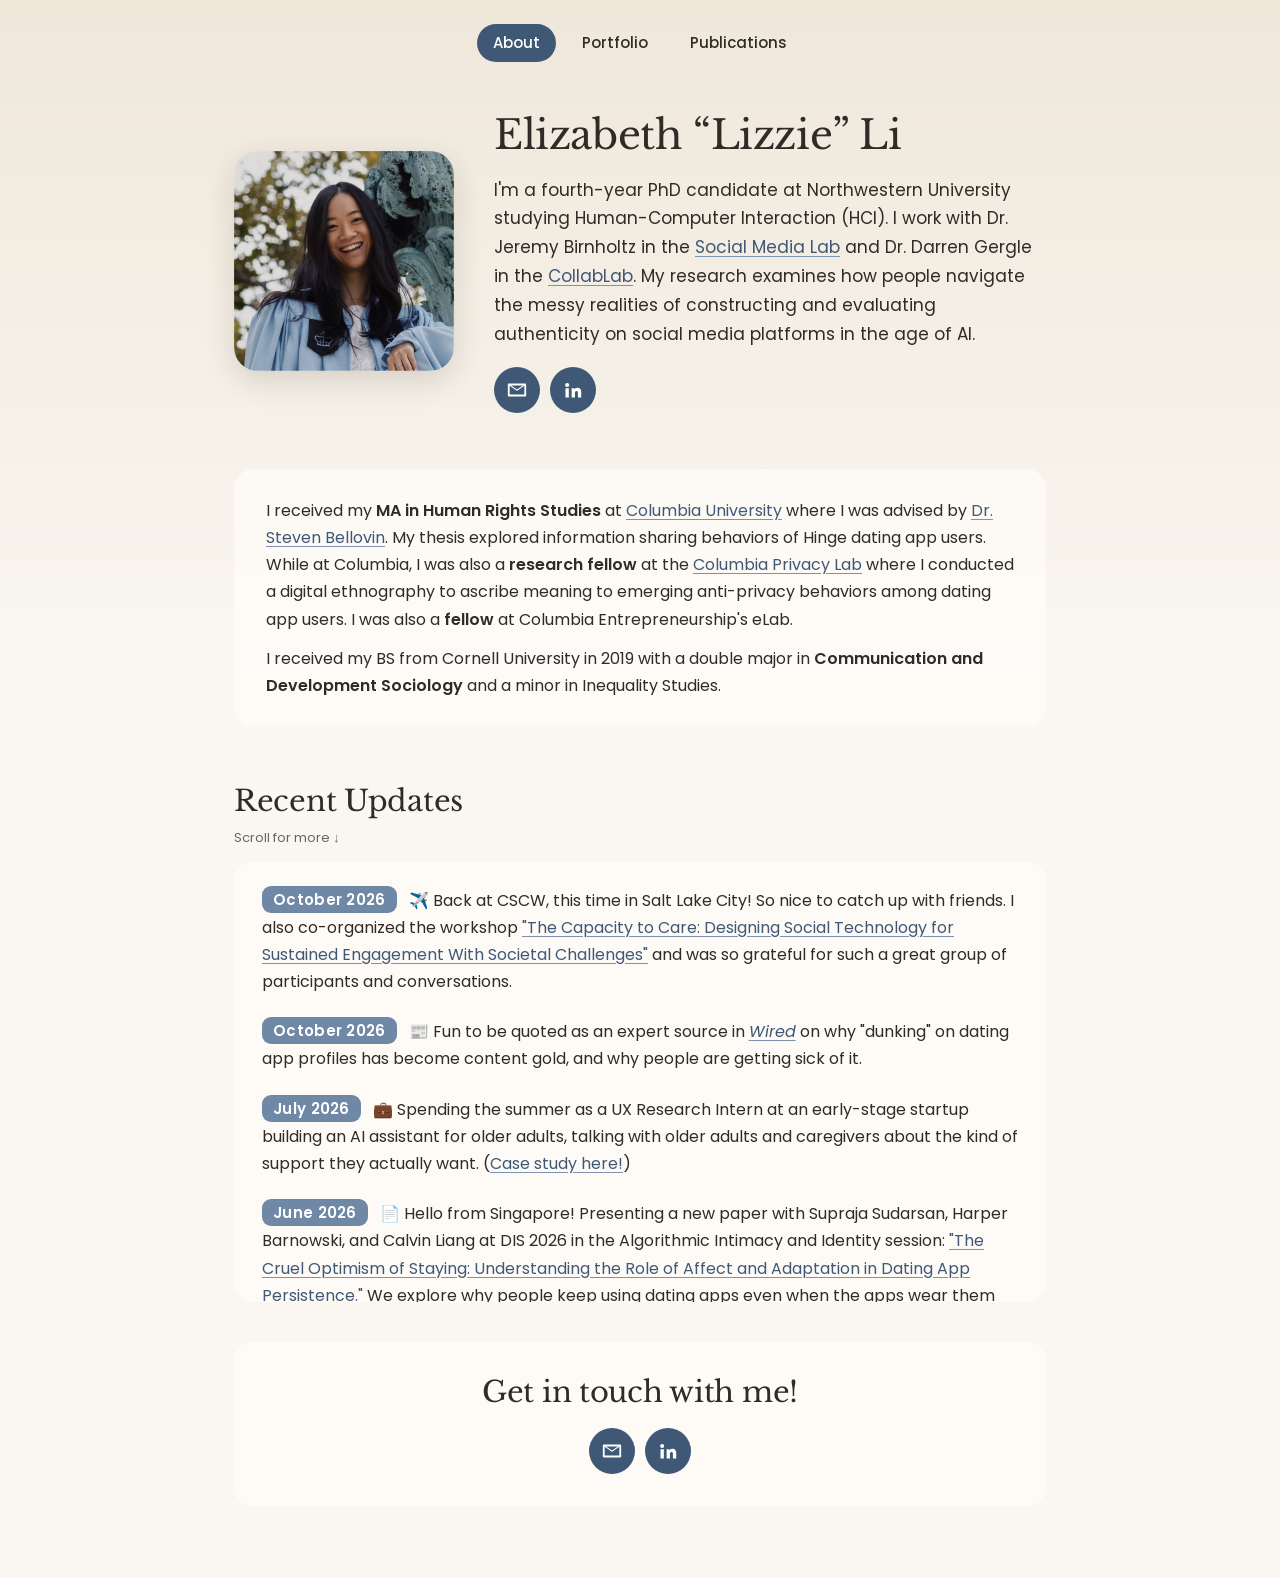
<file: index.html>
<!DOCTYPE html>
<html lang="en">
<head>
  <meta charset="UTF-8">
  <meta name="viewport" content="width=device-width, initial-scale=1">
  <title>Elizabeth “Lizzie” Li</title>
  <meta name="description" content="Lizzie Li, HCI PhD candidate at Northwestern University.">
  <link rel="apple-touch-icon" href="logo.png">
  <link rel="icon" href="logo.png">
  <link rel="preconnect" href="https://fonts.googleapis.com">
  <link rel="preconnect" href="https://fonts.gstatic.com" crossorigin>
  <link href="https://fonts.googleapis.com/css2?family=Libre+Baskerville:ital,wght@0,400;0,700;1,400&family=Poppins:wght@400;500;600&display=swap" rel="stylesheet">
  <link rel="stylesheet" href="style.css">
</head>
<body>
  <nav class="site-nav">
    <a href="index.html" aria-current="page">About</a>
    <a href="portfolio.html">Portfolio</a>
    <a href="publications.html">Publications</a>
  </nav>

  <main>
    <section class="hero">
      <img src="headshot.jpg" alt="Lizzie Li" width="220" height="220">
      <div>
        <h1>Elizabeth “Lizzie” Li</h1>
        <p>I'm a fourth-year PhD candidate at Northwestern University studying Human-Computer Interaction (HCI). I work with Dr. Jeremy Birnholtz in the <a href="https://socialmedia.northwestern.edu/">Social Media Lab</a> and Dr. Darren Gergle in the <a href="https://collablab.northwestern.edu/">CollabLab</a>. My research examines how people navigate the messy realities of constructing and evaluating authenticity on social media platforms in the age of AI.</p>
        <div class="contact-buttons">
          <a class="icon-btn" href="mailto:lizzieli@u.northwestern.edu" aria-label="Email Lizzie" title="Email"><svg viewBox="0 0 24 24" width="22" height="22" aria-hidden="true"><path fill="currentColor" d="M3 5h18a1 1 0 0 1 1 1v12a1 1 0 0 1-1 1H3a1 1 0 0 1-1-1V6a1 1 0 0 1 1-1Zm1 2.4V17h16V7.4l-7.4 5.2a1 1 0 0 1-1.2 0L4 7.4ZM5.6 7l6.4 4.5L18.4 7H5.6Z"/></svg></a>
          <a class="icon-btn" href="https://www.linkedin.com/in/elizabethkmli/" aria-label="Lizzie on LinkedIn" title="LinkedIn"><svg viewBox="0 0 24 24" width="20" height="20" aria-hidden="true"><path fill="currentColor" d="M4.98 3.5a2.5 2.5 0 1 1 0 5 2.5 2.5 0 0 1 0-5ZM3 9.75h4V21H3V9.75Zm6.5 0h3.8v1.6h.06c.53-1 1.83-2.05 3.77-2.05 4.03 0 4.77 2.65 4.77 6.1V21h-4v-4.96c0-1.18-.02-2.7-1.65-2.7-1.65 0-1.9 1.29-1.9 2.62V21h-4V9.75Z"/></svg></a>
        </div>
      </div>
    </section>

    <section class="bio">
      <p>I received my <strong>MA in Human Rights Studies</strong> at <a href="http://www.humanrightscolumbia.org/education/graduate/human-rights-studies-ma">Columbia University</a> where I was advised by <a href="https://www.cs.columbia.edu/~smb/rg/">Dr. Steven Bellovin</a>. My thesis explored information sharing behaviors of Hinge dating app users. While at Columbia, I was also a <strong>research fellow</strong> at the <a href="https://incite.columbia.edu/projects/columbia-privacy-lab">Columbia Privacy Lab</a> where I conducted a digital ethnography to ascribe meaning to emerging anti-privacy behaviors among dating app users. I was also a <strong>fellow</strong> at Columbia Entrepreneurship's eLab.</p>
      <p>I received my BS from Cornell University in 2019 with a double major in <strong>Communication and Development Sociology</strong> and a minor in Inequality Studies.</p>
    </section>

    <!-- RECENT UPDATES: add new items at the top. Copy one <li> line and change the date and text. -->
    <section class="updates">
      <h2>Recent Updates</h2>
      <p class="feed-hint">Scroll for more &darr;</p>
      <div class="feed" tabindex="0" aria-label="Recent updates (scrollable)">
        <ul>
          <li><span class="pill">October 2026</span> <span aria-hidden="true">✈️</span> Back at CSCW, this time in Salt Lake City! So nice to catch up with friends. I also co-organized the workshop <a href="https://programs.sigchi.org/cscw/2026/program/session/272729">"The Capacity to Care: Designing Social Technology for Sustained Engagement With Societal Challenges"</a> and was so grateful for such a great group of participants and conversations.</li>
          <li><span class="pill">October 2026</span> <span aria-hidden="true">📰</span> Fun to be quoted as an expert source in <a href="https://www.wired.com/story/dunking-on-dating-app-profiles-is-content-gold-people-are-getting-sick-of-it/"><em>Wired</em></a> on why "dunking" on dating app profiles has become content gold, and why people are getting sick of it.</li>
          <li><span class="pill">July 2026</span> <span aria-hidden="true">💼</span> Spending the summer as a UX Research Intern at an early-stage startup building an AI assistant for older adults, talking with older adults and caregivers about the kind of support they actually want. (<a href="portfolio.html#ai-startup">Case study here!</a>)</li>
          <li><span class="pill">June 2026</span> <span aria-hidden="true">📄</span> Hello from Singapore! Presenting a new paper with Supraja Sudarsan, Harper Barnowski, and Calvin Liang at DIS 2026 in the Algorithmic Intimacy and Identity session: <a href="https://doi.org/10.1145/3800645.3812909">"The Cruel Optimism of Staying: Understanding the Role of Affect and Adaptation in Dating App Persistence."</a> We explore why people keep using dating apps even when the apps wear them down, and find that hope plays a big part. (<a href="portfolio.html#dis">Case study here!</a>)</li>
          <li><span class="pill">October 2025</span> <span aria-hidden="true">🏆</span> So thrilled to present my first paper at CSCW 2025 with Annika Pinch, Justine Fisher, Darren Gergle, and Jeremy Birnholtz, and even more thrilled that it received a Best Paper Honorable Mention! <a href="https://dl.acm.org/doi/10.1145/3757602">The paper</a> looks at how BeReal tries to design for authenticity, and how users practice it on their own terms.</li>
          <li><span class="pill">July 2025</span> <span aria-hidden="true">🎙️</span> Very fun to join Amanda Montell on her podcast <a href="https://open.spotify.com/episode/79Z45H0zXJg4ZOZFjMOE00"><em>Magical Overthinkers</em></a> to talk all things parasocial relationships.</li>
          <li><span class="pill">April 2025</span> <span aria-hidden="true">✈️</span> Student volunteering at CHI 2025 in Yokohama, Japan, and attending the <a href="https://dl.acm.org/doi/10.1145/3772363.3778773">UX Research POV workshop</a>.</li>
          <li><span class="pill">October 2024</span> <span aria-hidden="true">📰</span> Quoted in <a href="https://dailynorthwestern.com/2024/10/20/lateststories/ai-dating-assistant-designed-by-nu-student-plays-cupid/"><em>The Daily Northwestern</em></a> on an AI dating assistant designed by a fellow Northwestern student.</li>
          <li><span class="pill">October 2023</span> <span aria-hidden="true">✈️</span> Attended my very first academic conference, CSCW 2023 in Minneapolis!</li>
          <li><span class="pill">September 2023</span> <span aria-hidden="true">✍️</span> Published <a href="https://medium.com/@ekl213/screenshot-share-save-35524738f1f5">"Screenshot, share, and save,"</a> a write-up of my Columbia Privacy Lab research on why people post dating app profiles to Reddit, TikTok, and Facebook.</li>
          <li><span class="pill">September 2023</span> <span aria-hidden="true">🎓</span> Excited to start my PhD in Media, Technology &amp; Society at Northwestern!</li>
          <li><span class="pill">February 2023</span> <span aria-hidden="true">🎓</span> Wrapped up my MA in Human Rights Studies at Columbia with a thesis on privacy and self-disclosure on Hinge.</li>
        </ul>
      </div>
    </section>

    <section class="contact">
      <h2>Get in touch with me!</h2>
      <div class="contact-buttons">
          <a class="icon-btn" href="mailto:lizzieli@u.northwestern.edu" aria-label="Email Lizzie" title="Email"><svg viewBox="0 0 24 24" width="22" height="22" aria-hidden="true"><path fill="currentColor" d="M3 5h18a1 1 0 0 1 1 1v12a1 1 0 0 1-1 1H3a1 1 0 0 1-1-1V6a1 1 0 0 1 1-1Zm1 2.4V17h16V7.4l-7.4 5.2a1 1 0 0 1-1.2 0L4 7.4ZM5.6 7l6.4 4.5L18.4 7H5.6Z"/></svg></a>
          <a class="icon-btn" href="https://www.linkedin.com/in/elizabethkmli/" aria-label="Lizzie on LinkedIn" title="LinkedIn"><svg viewBox="0 0 24 24" width="20" height="20" aria-hidden="true"><path fill="currentColor" d="M4.98 3.5a2.5 2.5 0 1 1 0 5 2.5 2.5 0 0 1 0-5ZM3 9.75h4V21H3V9.75Zm6.5 0h3.8v1.6h.06c.53-1 1.83-2.05 3.77-2.05 4.03 0 4.77 2.65 4.77 6.1V21h-4v-4.96c0-1.18-.02-2.7-1.65-2.7-1.65 0-1.9 1.29-1.9 2.62V21h-4V9.75Z"/></svg></a>
        </div>
    </section>
  </main>
</body>
</html>
</file>
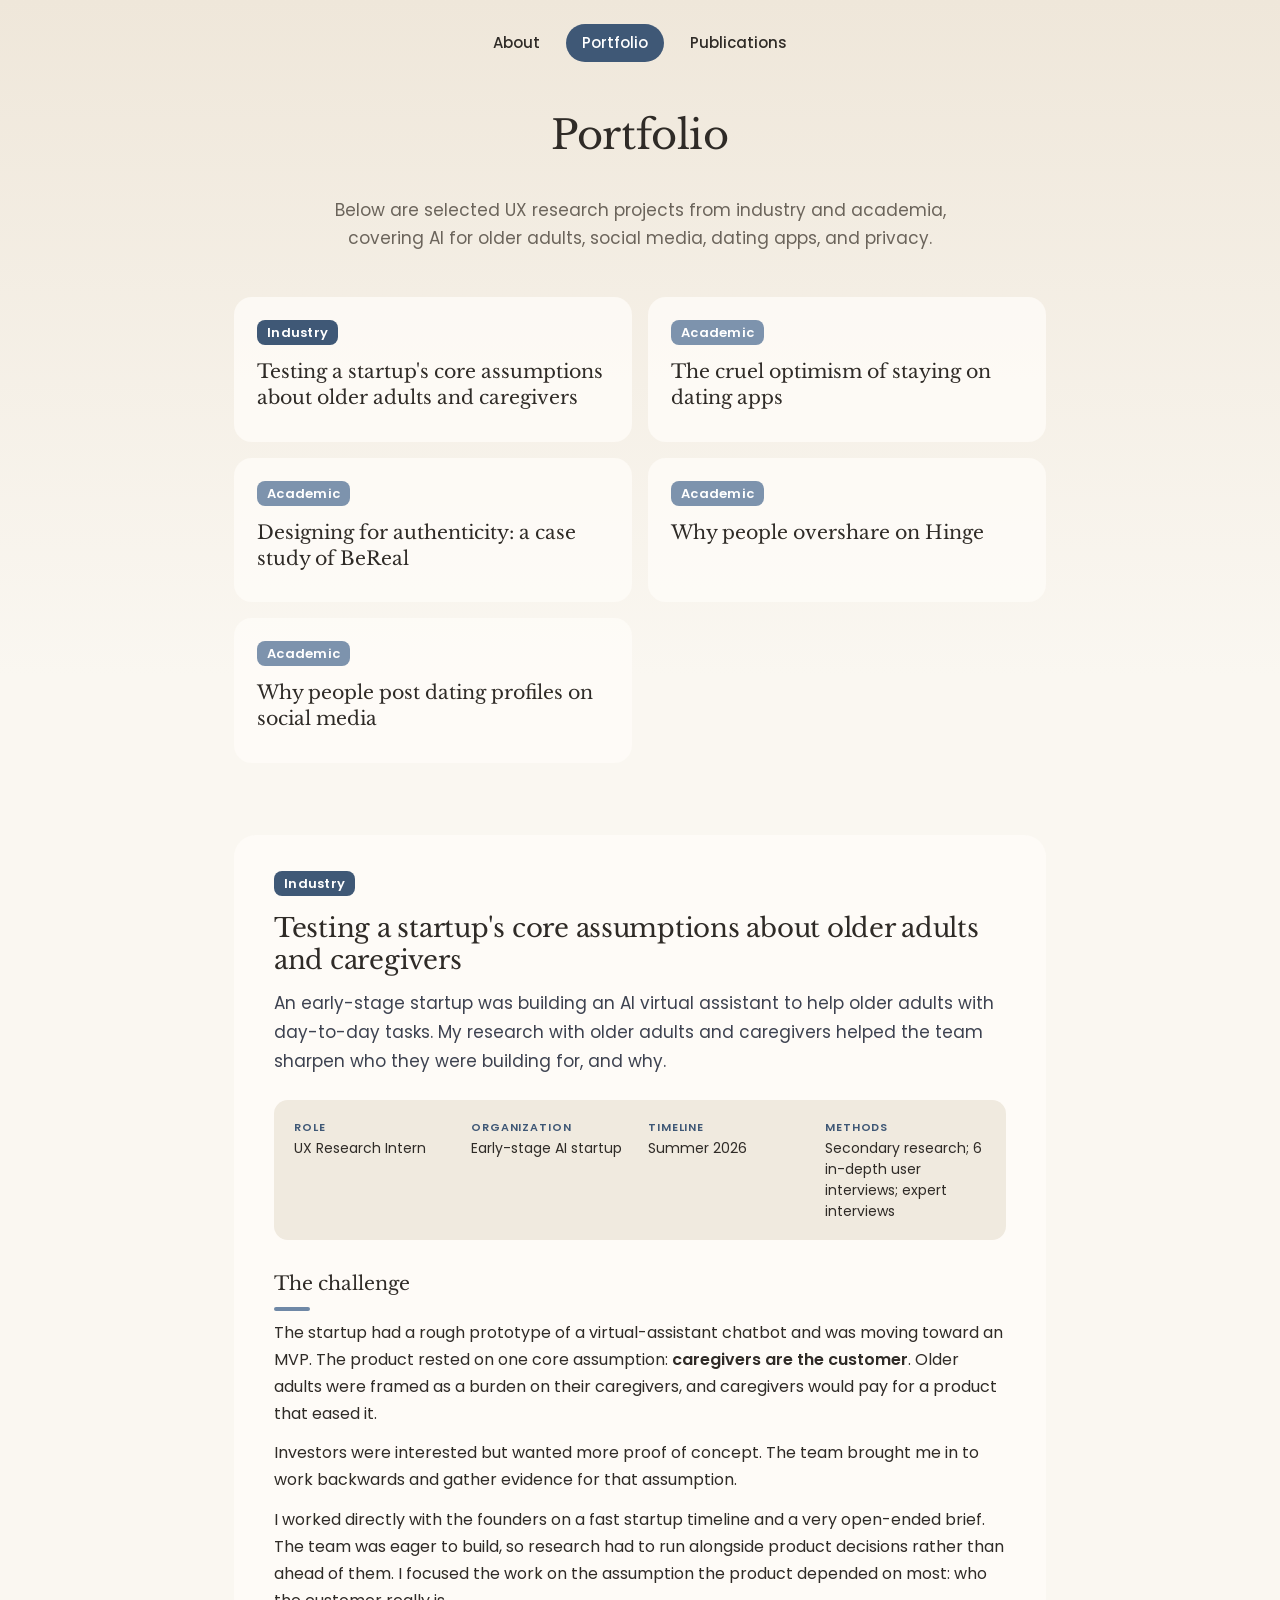
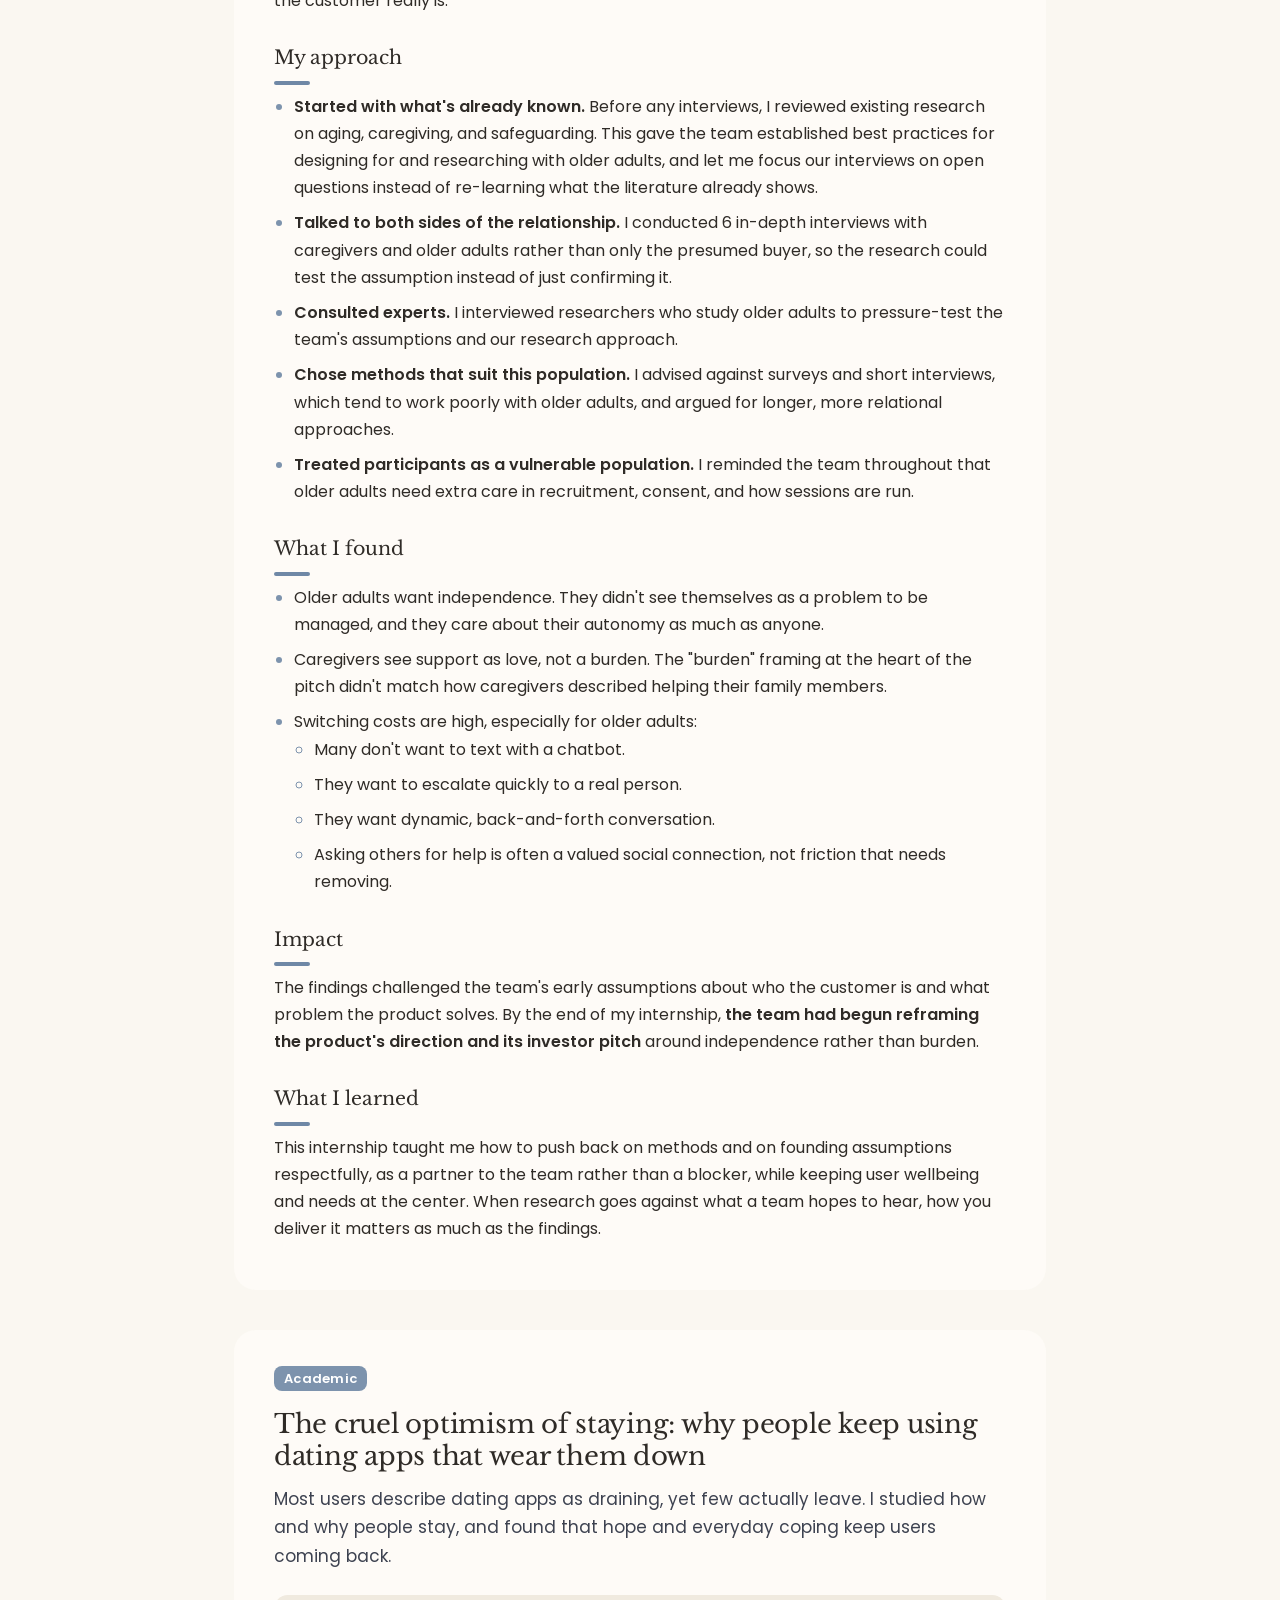
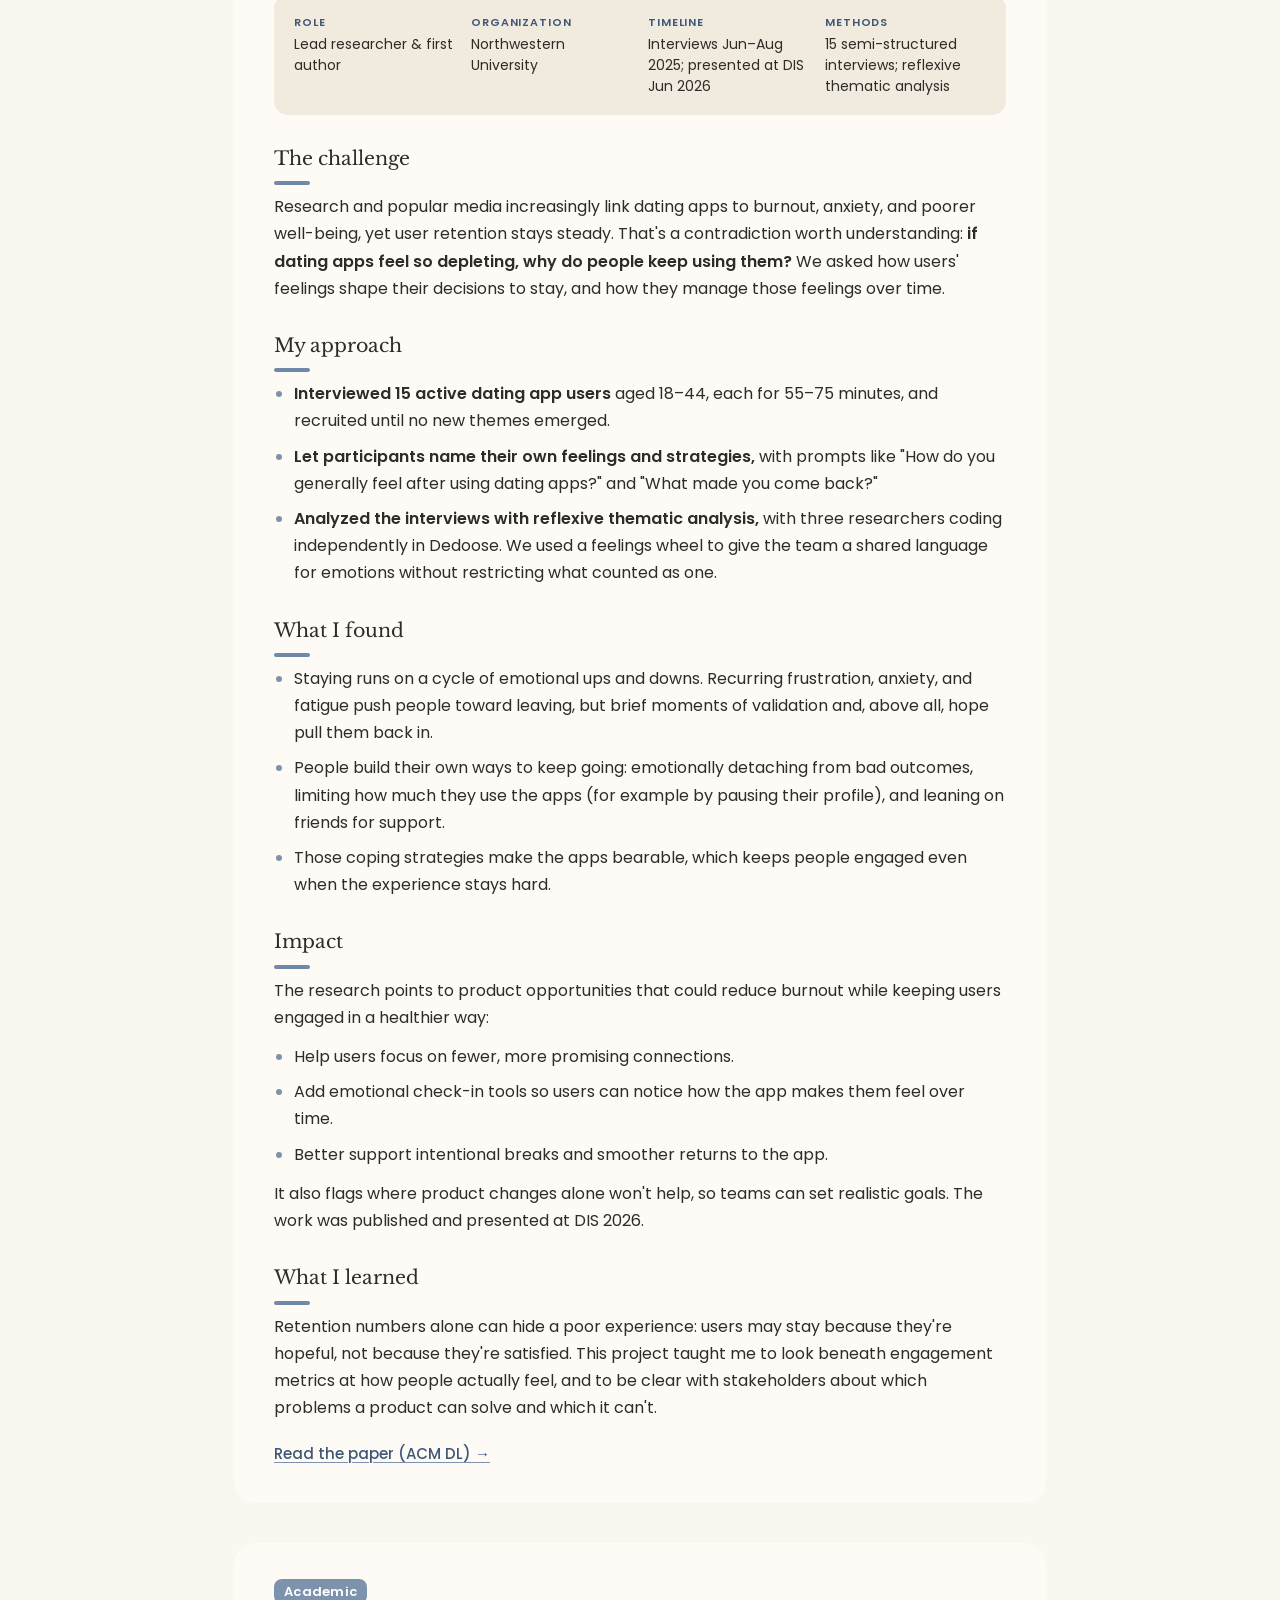
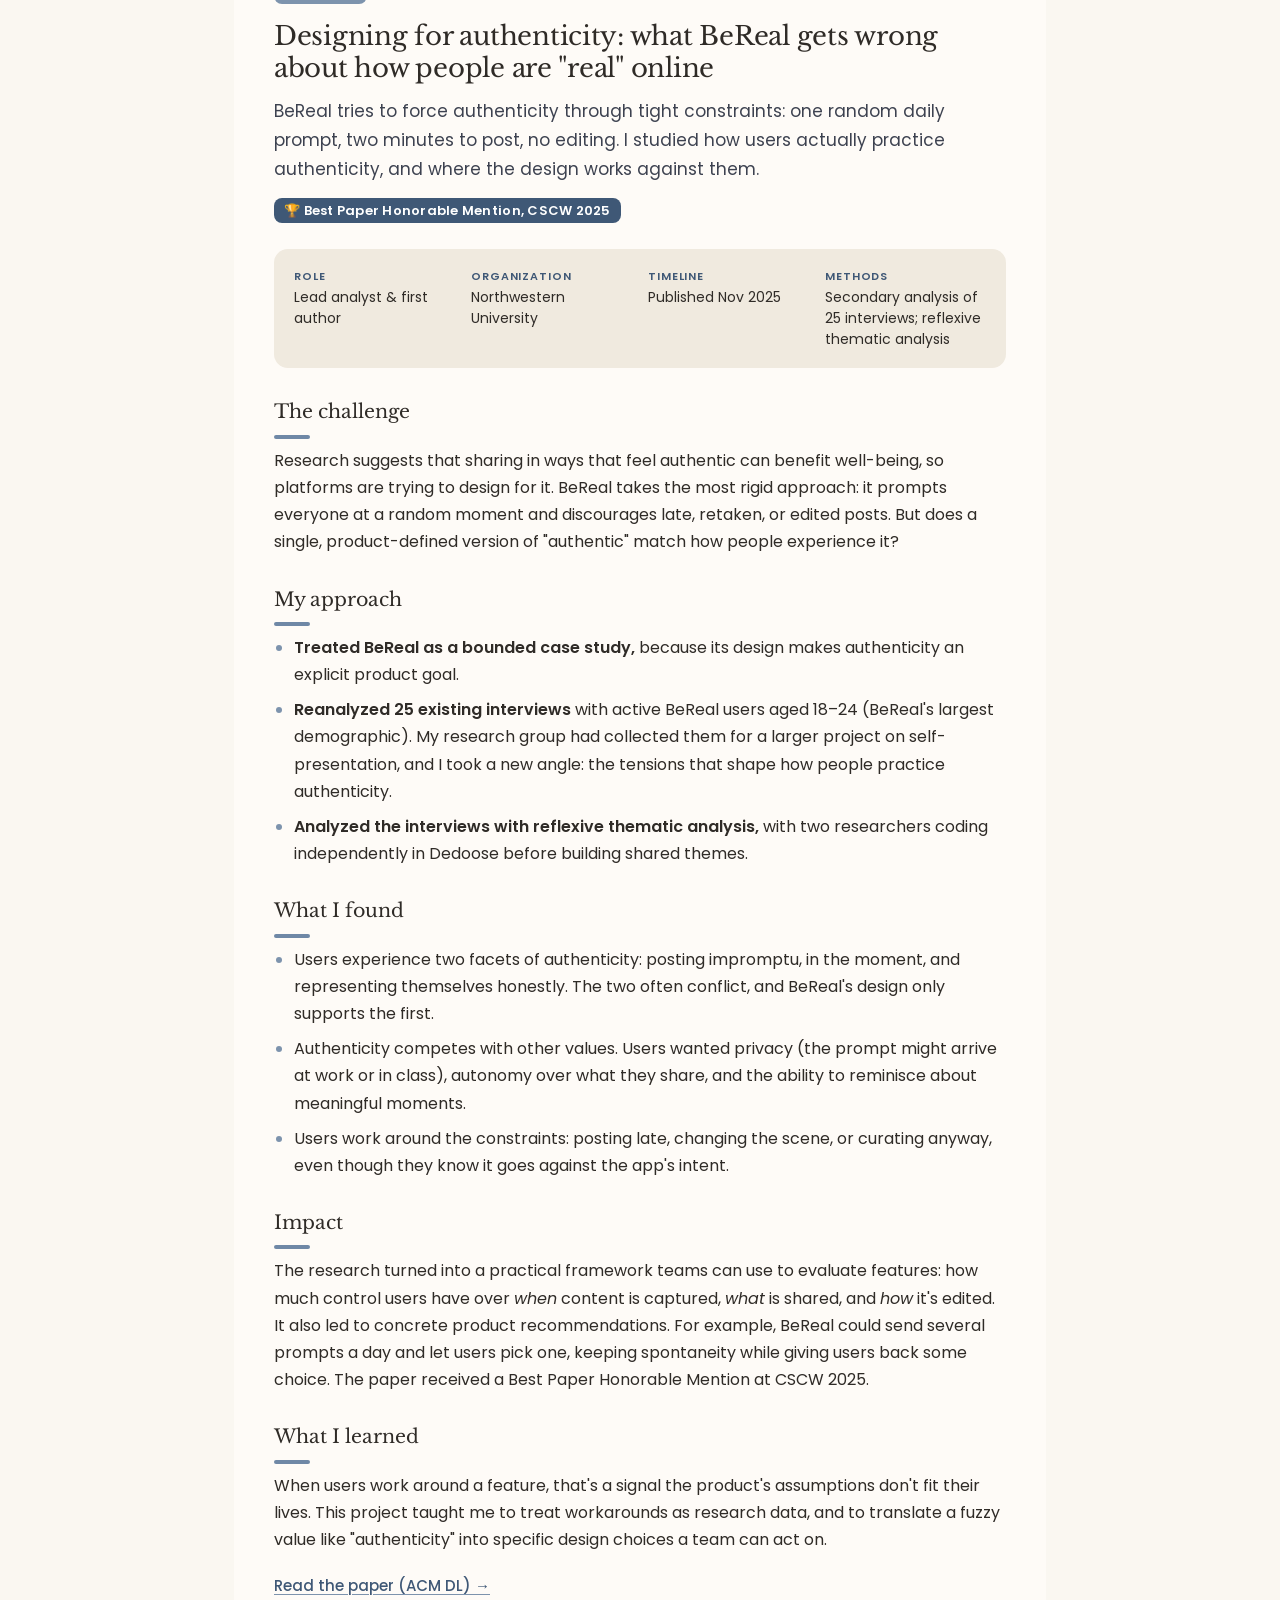
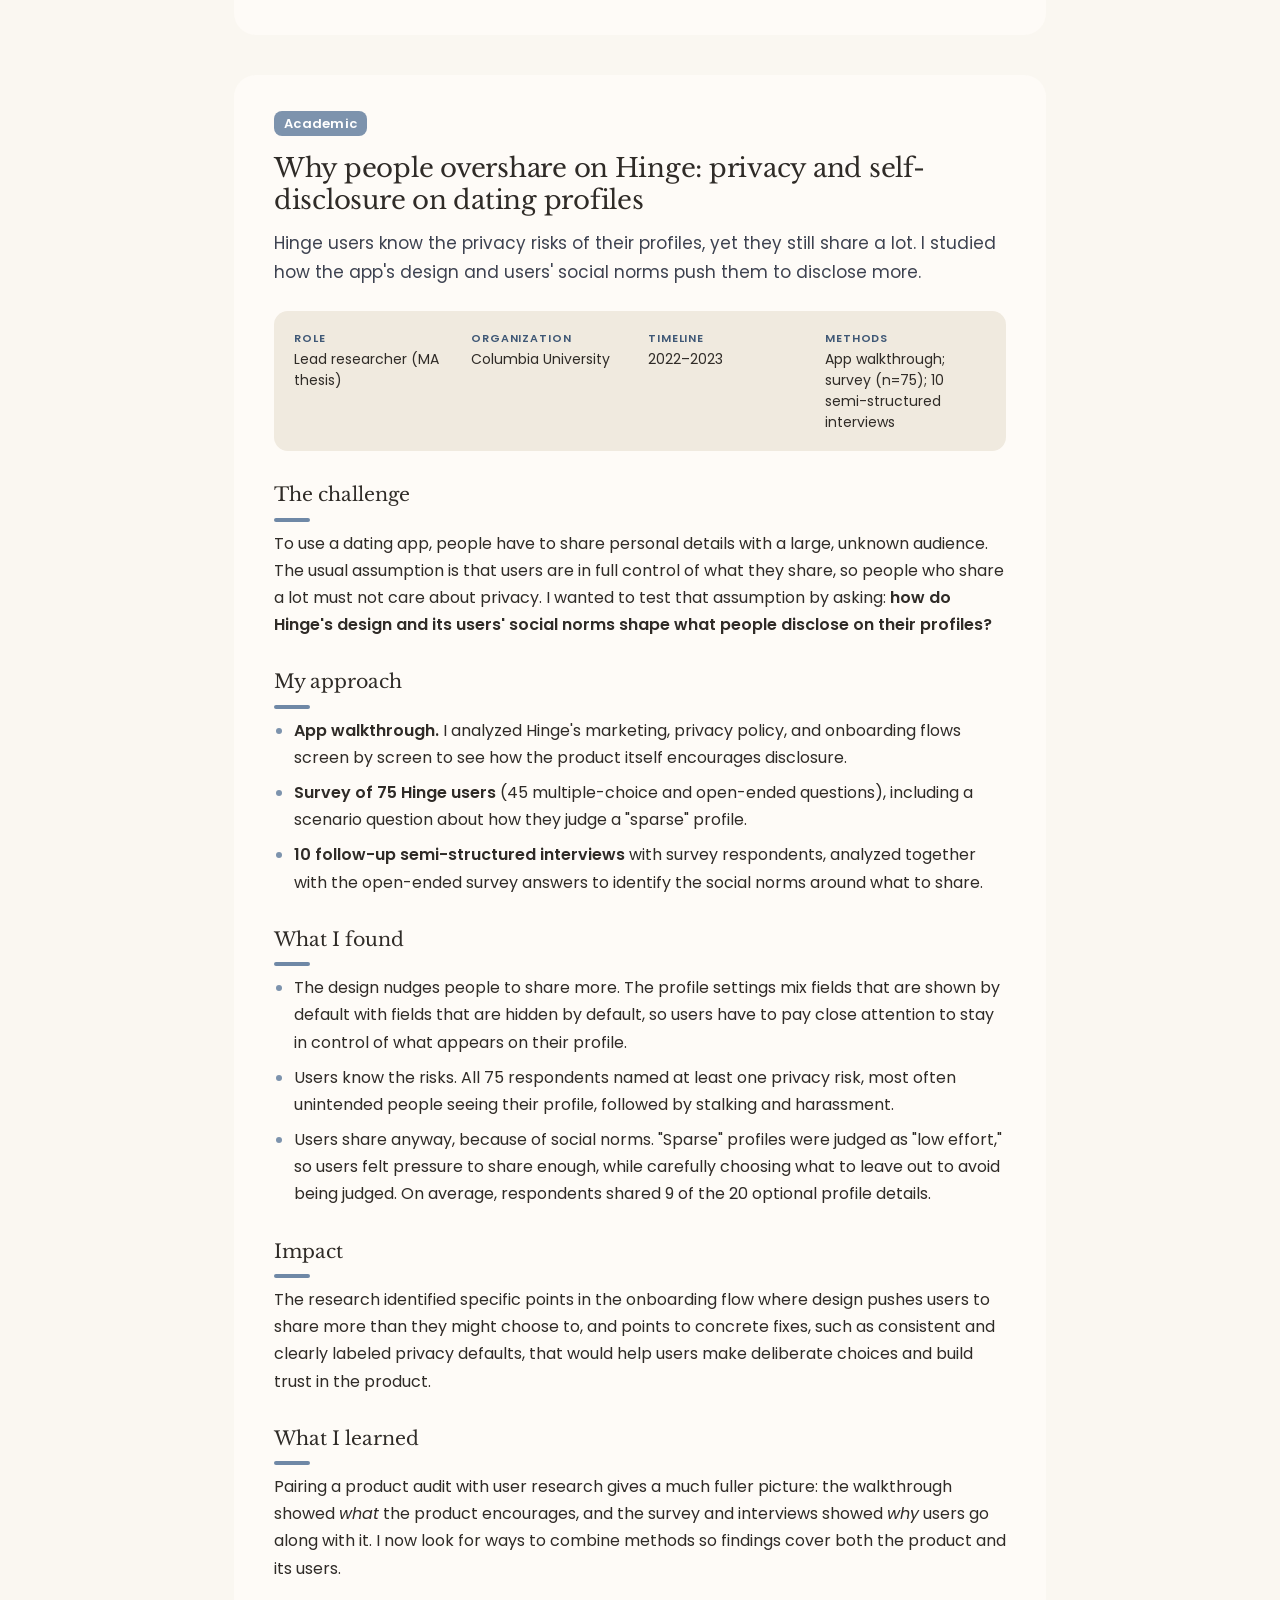
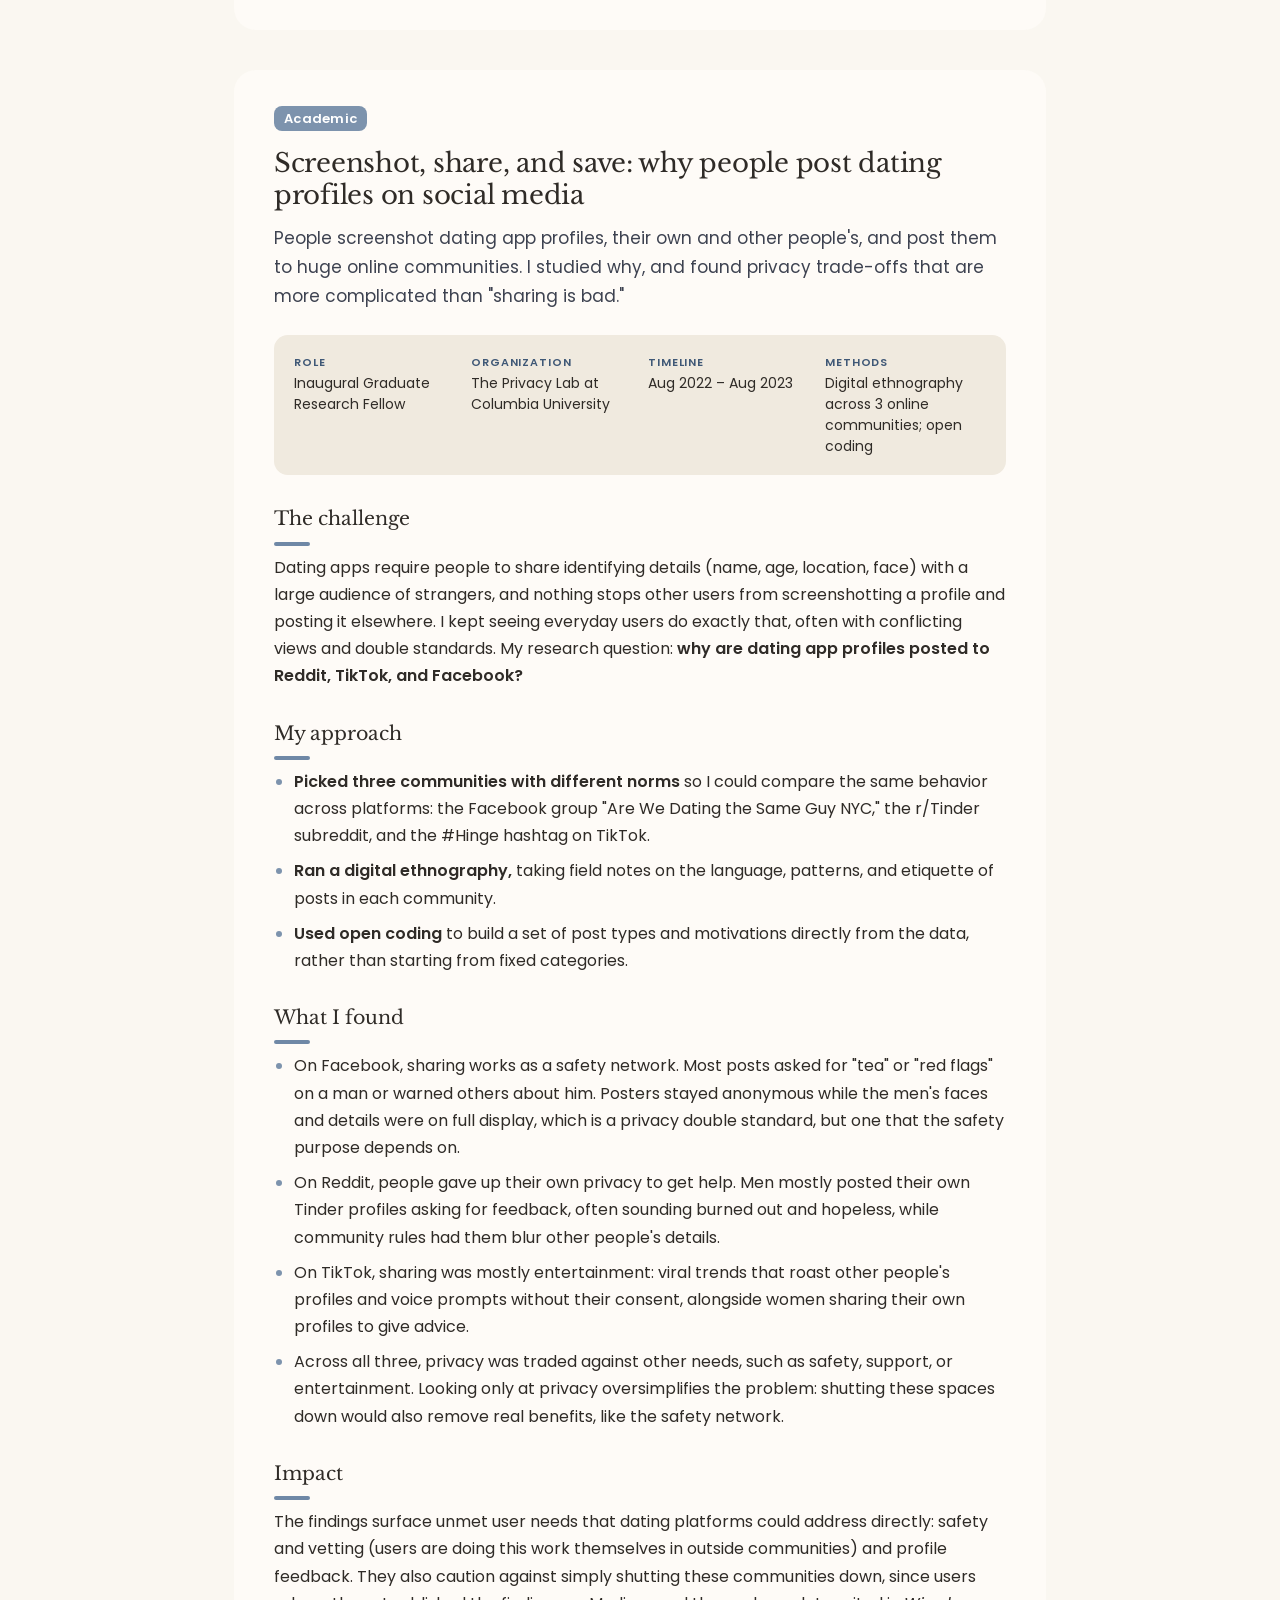
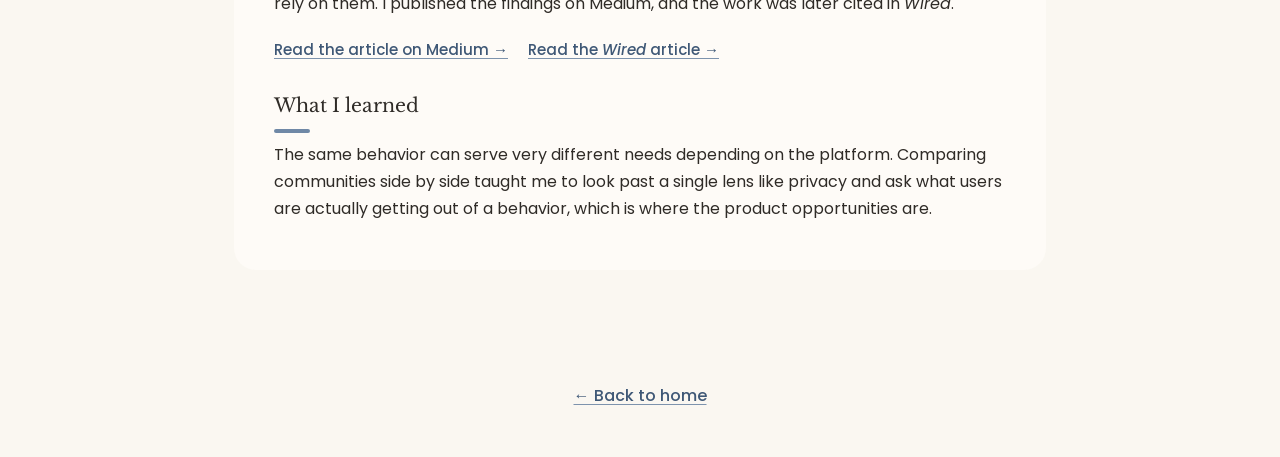
<file: portfolio.html>
<!DOCTYPE html>
<html lang="en">
<head>
  <meta charset="UTF-8">
  <meta name="viewport" content="width=device-width, initial-scale=1">
  <title>Portfolio | Elizabeth “Lizzie” Li</title>
  <meta name="description" content="UX research portfolio of Lizzie Li, HCI PhD candidate at Northwestern University.">
  <link rel="apple-touch-icon" href="logo.png">
  <link rel="icon" href="logo.png">
  <link rel="preconnect" href="https://fonts.googleapis.com">
  <link rel="preconnect" href="https://fonts.gstatic.com" crossorigin>
  <link href="https://fonts.googleapis.com/css2?family=Libre+Baskerville:ital,wght@0,400;0,700;1,400&family=Poppins:wght@400;500;600&display=swap" rel="stylesheet">
  <link rel="stylesheet" href="style.css">
</head>
<body>
  <nav class="site-nav">
    <a href="index.html">About</a>
    <a href="portfolio.html" aria-current="page">Portfolio</a>
    <a href="publications.html">Publications</a>
  </nav>

  <main>
    <h1 class="page-title">Portfolio</h1>
    <p class="intro">Below are selected UX research projects from industry and academia, covering AI for older adults, social media, dating apps, and privacy.</p>

    <div class="overview">
      <a class="card" href="#ai-startup">
        <span class="pill accent">Industry</span>
        <h3>Testing a startup's core assumptions about older adults and caregivers</h3>
      </a>
      <a class="card" href="#dis">
        <span class="pill">Academic</span>
        <h3>The cruel optimism of staying on dating apps</h3>
      </a>
      <a class="card" href="#bereal">
        <span class="pill">Academic</span>
        <h3>Designing for authenticity: a case study of BeReal</h3>
      </a>
      <a class="card" href="#hinge">
        <span class="pill">Academic</span>
        <h3>Why people overshare on Hinge</h3>
      </a>
      <a class="card" href="#privacy-lab">
        <span class="pill">Academic</span>
        <h3>Why people post dating profiles on social media</h3>
      </a>
    </div>

    <!--
      Every case study uses the same structure:
        kicker / title / tagline
        facts: Role · Organization · Timeline · Methods
        The challenge · My approach · What I found · Impact · What I learned
      Copy an <article class="case"> block to add another one.
    -->

    <!-- 1. AI startup internship -->
    <article class="case" id="ai-startup">
      <header class="case-header">
        <span class="pill accent">Industry</span>
        <h2>Testing a startup's core assumptions about older adults and caregivers</h2>
        <p class="tagline">An early-stage startup was building an AI virtual assistant to help older adults with day-to-day tasks. My research with older adults and caregivers helped the team sharpen who they were building for, and why.</p>
      </header>

      <dl class="facts">
        <div><dt>Role</dt><dd>UX Research Intern</dd></div>
        <div><dt>Organization</dt><dd>Early-stage AI startup</dd></div>
        <div><dt>Timeline</dt><dd>Summer 2026</dd></div>
        <div><dt>Methods</dt><dd>Secondary research; 6 in-depth user interviews; expert interviews</dd></div>
      </dl>

      <h4>The challenge</h4>
      <p>The startup had a rough prototype of a virtual-assistant chatbot and was moving toward an MVP. The product rested on one core assumption: <strong>caregivers are the customer</strong>. Older adults were framed as a burden on their caregivers, and caregivers would pay for a product that eased it.</p>
      <p>Investors were interested but wanted more proof of concept. The team brought me in to work backwards and gather evidence for that assumption.</p>
      <p>I worked directly with the founders on a fast startup timeline and a very open-ended brief. The team was eager to build, so research had to run alongside product decisions rather than ahead of them. I focused the work on the assumption the product depended on most: who the customer really is.</p>

      <h4>My approach</h4>
      <ul>
        <li><strong>Started with what's already known.</strong> Before any interviews, I reviewed existing research on aging, caregiving, and safeguarding. This gave the team established best practices for designing for and researching with older adults, and let me focus our interviews on open questions instead of re-learning what the literature already shows.</li>
        <li><strong>Talked to both sides of the relationship.</strong> I conducted 6 in-depth interviews with caregivers and older adults rather than only the presumed buyer, so the research could test the assumption instead of just confirming it.</li>
        <li><strong>Consulted experts.</strong> I interviewed researchers who study older adults to pressure-test the team's assumptions and our research approach.</li>
        <li><strong>Chose methods that suit this population.</strong> I advised against surveys and short interviews, which tend to work poorly with older adults, and argued for longer, more relational approaches.</li>
        <li><strong>Treated participants as a vulnerable population.</strong> I reminded the team throughout that older adults need extra care in recruitment, consent, and how sessions are run.</li>
      </ul>

      <h4>What I found</h4>
      <ul>
        <li>Older adults want independence. They didn't see themselves as a problem to be managed, and they care about their autonomy as much as anyone.</li>
        <li>Caregivers see support as love, not a burden. The "burden" framing at the heart of the pitch didn't match how caregivers described helping their family members.</li>
        <li>Switching costs are high, especially for older adults:
          <ul>
            <li>Many don't want to text with a chatbot.</li>
            <li>They want to escalate quickly to a real person.</li>
            <li>They want dynamic, back-and-forth conversation.</li>
            <li>Asking others for help is often a valued social connection, not friction that needs removing.</li>
          </ul>
        </li>
      </ul>

      <h4>Impact</h4>
      <p>The findings challenged the team's early assumptions about who the customer is and what problem the product solves. By the end of my internship, <strong>the team had begun reframing the product's direction and its investor pitch</strong> around independence rather than burden.</p>

      <h4>What I learned</h4>
      <p>This internship taught me how to push back on methods and on founding assumptions respectfully, as a partner to the team rather than a blocker, while keeping user wellbeing and needs at the center. When research goes against what a team hopes to hear, how you deliver it matters as much as the findings.</p>
    </article>

    <!-- 2. DIS 2026 -->
    <article class="case" id="dis">
      <header class="case-header">
        <span class="pill">Academic</span>
        <h2>The cruel optimism of staying: why people keep using dating apps that wear them down</h2>
        <p class="tagline">Most users describe dating apps as draining, yet few actually leave. I studied how and why people stay, and found that hope and everyday coping keep users coming back.</p>
      </header>

      <dl class="facts">
        <div><dt>Role</dt><dd>Lead researcher &amp; first author</dd></div>
        <div><dt>Organization</dt><dd>Northwestern University</dd></div>
        <div><dt>Timeline</dt><dd>Interviews Jun&ndash;Aug 2025; presented at DIS Jun 2026</dd></div>
        <div><dt>Methods</dt><dd>15 semi-structured interviews; reflexive thematic analysis</dd></div>
      </dl>

      <h4>The challenge</h4>
      <p>Research and popular media increasingly link dating apps to burnout, anxiety, and poorer well-being, yet user retention stays steady. That's a contradiction worth understanding: <strong>if dating apps feel so depleting, why do people keep using them?</strong> We asked how users' feelings shape their decisions to stay, and how they manage those feelings over time.</p>

      <h4>My approach</h4>
      <ul>
        <li><strong>Interviewed 15 active dating app users</strong> aged 18&ndash;44, each for 55&ndash;75 minutes, and recruited until no new themes emerged.</li>
        <li><strong>Let participants name their own feelings and strategies,</strong> with prompts like "How do you generally feel after using dating apps?" and "What made you come back?"</li>
        <li><strong>Analyzed the interviews with reflexive thematic analysis,</strong> with three researchers coding independently in Dedoose. We used a feelings wheel to give the team a shared language for emotions without restricting what counted as one.</li>
      </ul>

      <h4>What I found</h4>
      <ul>
        <li>Staying runs on a cycle of emotional ups and downs. Recurring frustration, anxiety, and fatigue push people toward leaving, but brief moments of validation and, above all, hope pull them back in.</li>
        <li>People build their own ways to keep going: emotionally detaching from bad outcomes, limiting how much they use the apps (for example by pausing their profile), and leaning on friends for support.</li>
        <li>Those coping strategies make the apps bearable, which keeps people engaged even when the experience stays hard.</li>
      </ul>

      <h4>Impact</h4>
      <p>The research points to product opportunities that could reduce burnout while keeping users engaged in a healthier way:</p>
      <ul>
        <li>Help users focus on fewer, more promising connections.</li>
        <li>Add emotional check-in tools so users can notice how the app makes them feel over time.</li>
        <li>Better support intentional breaks and smoother returns to the app.</li>
      </ul>
      <p>It also flags where product changes alone won't help, so teams can set realistic goals. The work was published and presented at DIS 2026.</p>

      <h4>What I learned</h4>
      <p>Retention numbers alone can hide a poor experience: users may stay because they're hopeful, not because they're satisfied. This project taught me to look beneath engagement metrics at how people actually feel, and to be clear with stakeholders about which problems a product can solve and which it can't.</p>

      <div class="links">
        <a href="https://doi.org/10.1145/3800645.3812909">Read the paper (ACM DL) &rarr;</a>
      </div>
    </article>

    <!-- 3. BeReal -->
    <article class="case" id="bereal">
      <header class="case-header">
        <span class="pill">Academic</span>
        <h2>Designing for authenticity: what BeReal gets wrong about how people are "real" online</h2>
        <p class="tagline">BeReal tries to force authenticity through tight constraints: one random daily prompt, two minutes to post, no editing. I studied how users actually practice authenticity, and where the design works against them.</p>
        <div class="award"><span class="pill accent">🏆 Best Paper Honorable Mention, CSCW 2025</span></div>
      </header>

      <dl class="facts">
        <div><dt>Role</dt><dd>Lead analyst &amp; first author</dd></div>
        <div><dt>Organization</dt><dd>Northwestern University</dd></div>
        <div><dt>Timeline</dt><dd>Published Nov 2025</dd></div>
        <div><dt>Methods</dt><dd>Secondary analysis of 25 interviews; reflexive thematic analysis</dd></div>
      </dl>

      <h4>The challenge</h4>
      <p>Research suggests that sharing in ways that feel authentic can benefit well-being, so platforms are trying to design for it. BeReal takes the most rigid approach: it prompts everyone at a random moment and discourages late, retaken, or edited posts. But does a single, product-defined version of "authentic" match how people experience it?</p>

      <h4>My approach</h4>
      <ul>
        <li><strong>Treated BeReal as a bounded case study,</strong> because its design makes authenticity an explicit product goal.</li>
        <li><strong>Reanalyzed 25 existing interviews</strong> with active BeReal users aged 18&ndash;24 (BeReal's largest demographic). My research group had collected them for a larger project on self-presentation, and I took a new angle: the tensions that shape how people practice authenticity.</li>
        <li><strong>Analyzed the interviews with reflexive thematic analysis,</strong> with two researchers coding independently in Dedoose before building shared themes.</li>
      </ul>

      <h4>What I found</h4>
      <ul>
        <li>Users experience two facets of authenticity: posting impromptu, in the moment, and representing themselves honestly. The two often conflict, and BeReal's design only supports the first.</li>
        <li>Authenticity competes with other values. Users wanted privacy (the prompt might arrive at work or in class), autonomy over what they share, and the ability to reminisce about meaningful moments.</li>
        <li>Users work around the constraints: posting late, changing the scene, or curating anyway, even though they know it goes against the app's intent.</li>
      </ul>

      <h4>Impact</h4>
      <p>The research turned into a practical framework teams can use to evaluate features: how much control users have over <em>when</em> content is captured, <em>what</em> is shared, and <em>how</em> it's edited. It also led to concrete product recommendations. For example, BeReal could send several prompts a day and let users pick one, keeping spontaneity while giving users back some choice. The paper received a Best Paper Honorable Mention at CSCW 2025.</p>

      <h4>What I learned</h4>
      <p>When users work around a feature, that's a signal the product's assumptions don't fit their lives. This project taught me to treat workarounds as research data, and to translate a fuzzy value like "authenticity" into specific design choices a team can act on.</p>

      <div class="links">
        <a href="https://dl.acm.org/doi/10.1145/3757602">Read the paper (ACM DL) &rarr;</a>
      </div>
    </article>

    <!-- 4. Hinge thesis -->
    <article class="case" id="hinge">
      <header class="case-header">
        <span class="pill">Academic</span>
        <h2>Why people overshare on Hinge: privacy and self-disclosure on dating profiles</h2>
        <p class="tagline">Hinge users know the privacy risks of their profiles, yet they still share a lot. I studied how the app's design and users' social norms push them to disclose more.</p>
      </header>

      <dl class="facts">
        <div><dt>Role</dt><dd>Lead researcher (MA thesis)</dd></div>
        <div><dt>Organization</dt><dd>Columbia University</dd></div>
        <div><dt>Timeline</dt><dd>2022&ndash;2023</dd></div>
        <div><dt>Methods</dt><dd>App walkthrough; survey (n=75); 10 semi-structured interviews</dd></div>
      </dl>

      <h4>The challenge</h4>
      <p>To use a dating app, people have to share personal details with a large, unknown audience. The usual assumption is that users are in full control of what they share, so people who share a lot must not care about privacy. I wanted to test that assumption by asking: <strong>how do Hinge's design and its users' social norms shape what people disclose on their profiles?</strong></p>

      <h4>My approach</h4>
      <ul>
        <li><strong>App walkthrough.</strong> I analyzed Hinge's marketing, privacy policy, and onboarding flows screen by screen to see how the product itself encourages disclosure.</li>
        <li><strong>Survey of 75 Hinge users</strong> (45 multiple-choice and open-ended questions), including a scenario question about how they judge a "sparse" profile.</li>
        <li><strong>10 follow-up semi-structured interviews</strong> with survey respondents, analyzed together with the open-ended survey answers to identify the social norms around what to share.</li>
      </ul>

      <h4>What I found</h4>
      <ul>
        <li>The design nudges people to share more. The profile settings mix fields that are shown by default with fields that are hidden by default, so users have to pay close attention to stay in control of what appears on their profile.</li>
        <li>Users know the risks. All 75 respondents named at least one privacy risk, most often unintended people seeing their profile, followed by stalking and harassment.</li>
        <li>Users share anyway, because of social norms. "Sparse" profiles were judged as "low effort," so users felt pressure to share enough, while carefully choosing what to leave out to avoid being judged. On average, respondents shared 9 of the 20 optional profile details.</li>
      </ul>

      <h4>Impact</h4>
      <p>The research identified specific points in the onboarding flow where design pushes users to share more than they might choose to, and points to concrete fixes, such as consistent and clearly labeled privacy defaults, that would help users make deliberate choices and build trust in the product.</p>

      <h4>What I learned</h4>
      <p>Pairing a product audit with user research gives a much fuller picture: the walkthrough showed <em>what</em> the product encourages, and the survey and interviews showed <em>why</em> users go along with it. I now look for ways to combine methods so findings cover both the product and its users.</p>
    </article>

    <!-- 5. Columbia Privacy Lab -->
    <article class="case" id="privacy-lab">
      <header class="case-header">
        <span class="pill">Academic</span>
        <h2>Screenshot, share, and save: why people post dating profiles on social media</h2>
        <p class="tagline">People screenshot dating app profiles, their own and other people's, and post them to huge online communities. I studied why, and found privacy trade-offs that are more complicated than "sharing is bad."</p>
      </header>

      <dl class="facts">
        <div><dt>Role</dt><dd>Inaugural Graduate Research Fellow</dd></div>
        <div><dt>Organization</dt><dd>The Privacy Lab at Columbia University</dd></div>
        <div><dt>Timeline</dt><dd>Aug 2022 &ndash; Aug 2023</dd></div>
        <div><dt>Methods</dt><dd>Digital ethnography across 3 online communities; open coding</dd></div>
      </dl>

      <h4>The challenge</h4>
      <p>Dating apps require people to share identifying details (name, age, location, face) with a large audience of strangers, and nothing stops other users from screenshotting a profile and posting it elsewhere. I kept seeing everyday users do exactly that, often with conflicting views and double standards. My research question: <strong>why are dating app profiles posted to Reddit, TikTok, and Facebook?</strong></p>

      <h4>My approach</h4>
      <ul>
        <li><strong>Picked three communities with different norms</strong> so I could compare the same behavior across platforms: the Facebook group "Are We Dating the Same Guy NYC," the r/Tinder subreddit, and the #Hinge hashtag on TikTok.</li>
        <li><strong>Ran a digital ethnography,</strong> taking field notes on the language, patterns, and etiquette of posts in each community.</li>
        <li><strong>Used open coding</strong> to build a set of post types and motivations directly from the data, rather than starting from fixed categories.</li>
      </ul>

      <h4>What I found</h4>
      <ul>
        <li>On Facebook, sharing works as a safety network. Most posts asked for "tea" or "red flags" on a man or warned others about him. Posters stayed anonymous while the men's faces and details were on full display, which is a privacy double standard, but one that the safety purpose depends on.</li>
        <li>On Reddit, people gave up their own privacy to get help. Men mostly posted their own Tinder profiles asking for feedback, often sounding burned out and hopeless, while community rules had them blur other people's details.</li>
        <li>On TikTok, sharing was mostly entertainment: viral trends that roast other people's profiles and voice prompts without their consent, alongside women sharing their own profiles to give advice.</li>
        <li>Across all three, privacy was traded against other needs, such as safety, support, or entertainment. Looking only at privacy oversimplifies the problem: shutting these spaces down would also remove real benefits, like the safety network.</li>
      </ul>

      <h4>Impact</h4>
      <p>The findings surface unmet user needs that dating platforms could address directly: safety and vetting (users are doing this work themselves in outside communities) and profile feedback. They also caution against simply shutting these communities down, since users rely on them. I published the findings on Medium, and the work was later cited in <em>Wired</em>.</p>
      <div class="links">
        <a href="https://medium.com/@ekl213/screenshot-share-save-35524738f1f5">Read the article on Medium &rarr;</a>
        <a href="https://www.wired.com/story/dunking-on-dating-app-profiles-is-content-gold-people-are-getting-sick-of-it/">Read the <em>Wired</em> article &rarr;</a>
      </div>

      <h4>What I learned</h4>
      <p>The same behavior can serve very different needs depending on the platform. Comparing communities side by side taught me to look past a single lens like privacy and ask what users are actually getting out of a behavior, which is where the product opportunities are.</p>
    </article>

  </main>

  <footer>
    <a href="index.html">&larr; Back to home</a>
  </footer>
</body>
</html>
</file>
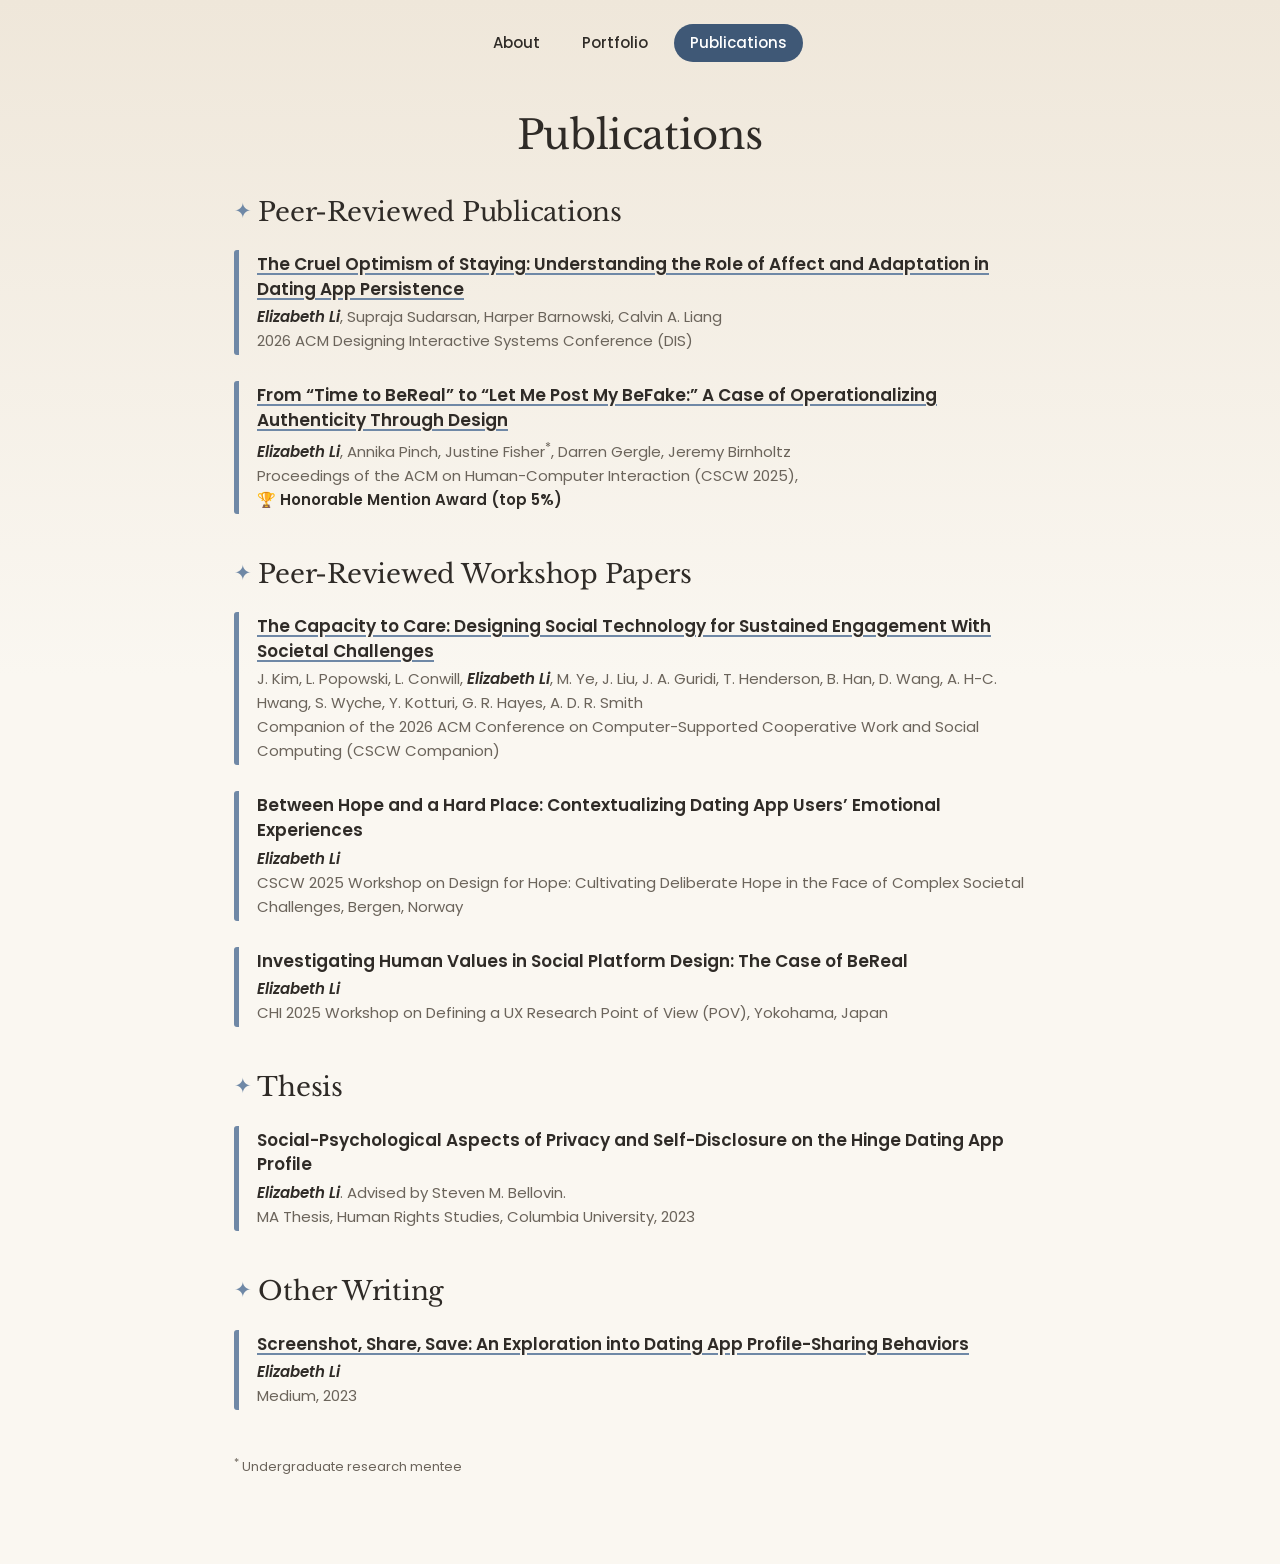
<file: publications.html>
<!DOCTYPE html>
<html lang="en">
<head>
  <meta charset="UTF-8">
  <meta name="viewport" content="width=device-width, initial-scale=1">
  <title>Publications | Elizabeth “Lizzie” Li</title>
  <meta name="description" content="Publications by Lizzie (Elizabeth) Li.">
  <link rel="apple-touch-icon" href="logo.png">
  <link rel="icon" href="logo.png">
  <link rel="preconnect" href="https://fonts.googleapis.com">
  <link rel="preconnect" href="https://fonts.gstatic.com" crossorigin>
  <link href="https://fonts.googleapis.com/css2?family=Libre+Baskerville:ital,wght@0,400;0,700;1,400&family=Poppins:wght@400;500;600&display=swap" rel="stylesheet">
  <link rel="stylesheet" href="style.css">
</head>
<body>
  <nav class="site-nav">
    <a href="index.html">About</a>
    <a href="portfolio.html">Portfolio</a>
    <a href="publications.html" aria-current="page">Publications</a>
  </nav>

  <main>
    <h1 class="page-title">Publications</h1>

    <!--
      To add a publication, copy one <li> block into the right section.
      Title links to the paper; your name is in <strong>.
    -->

    <section class="pubs">
      <h2><span class="star" aria-hidden="true">✦</span> Peer-Reviewed Publications</h2>
      <ol>
        <li>
          <p class="pub-title"><a href="https://doi.org/10.1145/3800645.3812909">The Cruel Optimism of Staying: Understanding the Role of Affect and Adaptation in Dating App Persistence</a></p>
          <p class="pub-authors"><strong>Elizabeth Li</strong>, Supraja Sudarsan, Harper Barnowski, Calvin A. Liang</p>
          <p class="pub-venue">2026 ACM Designing Interactive Systems Conference (DIS)</p>
        </li>
        <li>
          <p class="pub-title"><a href="https://doi.org/10.1145/3757602">From “Time to BeReal” to “Let Me Post My BeFake:” A Case of Operationalizing Authenticity Through Design</a></p>
          <p class="pub-authors"><strong>Elizabeth Li</strong>, Annika Pinch, Justine Fisher<sup>*</sup>, Darren Gergle, Jeremy Birnholtz</p>
          <p class="pub-venue">Proceedings of the ACM on Human-Computer Interaction (CSCW 2025), <span class="pub-award">🏆 Honorable Mention Award (top 5%)</span></p>
        </li>
      </ol>
    </section>

    <section class="pubs">
      <h2><span class="star" aria-hidden="true">✦</span> Peer-Reviewed Workshop Papers</h2>
      <ol>
        <li>
          <p class="pub-title"><a href="https://programs.sigchi.org/cscw/2026/program/session/272729">The Capacity to Care: Designing Social Technology for Sustained Engagement With Societal Challenges</a></p>
          <p class="pub-authors">J. Kim, L. Popowski, L. Conwill, <strong>Elizabeth Li</strong>, M. Ye, J. Liu, J. A. Guridi, T. Henderson, B. Han, D. Wang, A. H-C. Hwang, S. Wyche, Y. Kotturi, G. R. Hayes, A. D. R. Smith</p>
          <p class="pub-venue">Companion of the 2026 ACM Conference on Computer-Supported Cooperative Work and Social Computing (CSCW Companion)</p>
        </li>
        <li>
          <p class="pub-title">Between Hope and a Hard Place: Contextualizing Dating App Users’ Emotional Experiences</p>
          <p class="pub-authors"><strong>Elizabeth Li</strong></p>
          <p class="pub-venue">CSCW 2025 Workshop on Design for Hope: Cultivating Deliberate Hope in the Face of Complex Societal Challenges, Bergen, Norway</p>
        </li>
        <li>
          <p class="pub-title">Investigating Human Values in Social Platform Design: The Case of BeReal</p>
          <p class="pub-authors"><strong>Elizabeth Li</strong></p>
          <p class="pub-venue">CHI 2025 Workshop on Defining a UX Research Point of View (POV), Yokohama, Japan</p>
        </li>
      </ol>
    </section>

    <section class="pubs">
      <h2><span class="star" aria-hidden="true">✦</span> Thesis</h2>
      <ol>
        <li>
          <p class="pub-title">Social-Psychological Aspects of Privacy and Self-Disclosure on the Hinge Dating App Profile</p>
          <p class="pub-authors"><strong>Elizabeth Li</strong>. Advised by Steven M. Bellovin.</p>
          <p class="pub-venue">MA Thesis, Human Rights Studies, Columbia University, 2023</p>
        </li>
      </ol>
    </section>

    <section class="pubs">
      <h2><span class="star" aria-hidden="true">✦</span> Other Writing</h2>
      <ol>
        <li>
          <p class="pub-title"><a href="https://medium.com/@ekl213/screenshot-share-save-35524738f1f5">Screenshot, Share, Save: An Exploration into Dating App Profile-Sharing Behaviors</a></p>
          <p class="pub-authors"><strong>Elizabeth Li</strong></p>
          <p class="pub-venue">Medium, 2023</p>
        </li>
      </ol>
    </section>

    <p class="pub-note"><sup>*</sup> Undergraduate research mentee</p>
  </main>
</body>
</html>
</file>
<file: style.css>
/* Shared styles for elizabethkli.github.io
   Palette: warm beige neutrals + muted dusty blue. */
:root {
  --bg-top: #efe7da;
  --bg-bottom: #faf7f1;
  --ink: #2f2b27;
  --muted: #6b645b;
  --blue: #7d93ad;        /* dusty blue: Academic pills, bullets */
  --blue-deep: #3f5876;   /* links, nav, Industry pill */
  --blue-pale: #f0eadf;   /* facts panel */
  --accent: #6f88a6;      /* date pills, heading underlines */
  --accent-soft: #dfe6ee; /* link hover */
  --card: rgba(255, 253, 249, 0.78);
  --rule: #e2d9ca;
  --serif: "Libre Baskerville", Georgia, serif;
  --sans: "Poppins", "Helvetica Neue", Arial, sans-serif;
}

* { box-sizing: border-box; }
html { scroll-behavior: smooth; }
body {
  margin: 0;
  min-height: 100vh;
  color: var(--ink);
  background: linear-gradient(180deg, var(--bg-top) 0%, var(--bg-bottom) 75%, var(--bg-bottom) 100%) fixed;
  background-color: var(--bg-bottom);
  font-family: var(--sans);
  font-size: 16px;
  line-height: 1.7;
  font-weight: 400;
}

a { color: var(--blue-deep); text-decoration: underline; text-decoration-color: var(--blue); text-underline-offset: 3px; transition: background-color .2s, color .2s; }
a:hover { background-color: var(--accent-soft); color: var(--ink); }
strong { font-weight: 600; }

/* Navigation */
.site-nav { display: flex; justify-content: center; gap: 10px; padding: 24px 16px 0; }
.site-nav a { font-weight: 500; font-size: 15px; text-decoration: none; color: var(--ink); padding: 6px 16px; border-radius: 999px; }
.site-nav a:hover { background: var(--card); }
.site-nav a[aria-current="page"] { background: var(--blue-deep); color: #fff; }

main { max-width: 860px; margin: 0 auto; padding: 48px 24px 72px; }

h1, h2 { font-family: var(--serif); font-weight: 400; line-height: 1.25; letter-spacing: -0.01em; }
h1 { font-size: 40px; margin: 0 0 16px; }
h2 { font-size: 29px; margin: 0 0 20px; }

/* Pills (dates, category labels, awards) */
.pill { display: inline-block; font-family: var(--sans); font-weight: 600; font-size: 13px; line-height: 1; letter-spacing: .02em;
        color: #fff; background: var(--blue); border-radius: 8px; padding: 6px 10px; white-space: nowrap; vertical-align: 2px; }
.pill.accent { background: var(--blue-deep); color: #fff; }

/* ---------- Homepage ---------- */
.hero { display: grid; grid-template-columns: 220px 1fr; gap: 40px; align-items: center; margin-bottom: 56px; }
.hero img { width: 220px; height: 220px; object-fit: cover; border-radius: 24px; box-shadow: 0 10px 30px rgba(63, 52, 38, .16); }
.hero h1 { font-size: 40px; }
.hero p { font-size: 17px; margin: 0; }

.bio { background: var(--card); border-radius: 20px; padding: 28px 32px; margin-bottom: 56px; }
.bio p { margin: 0 0 12px; }
.bio p:last-child { margin: 0; }

.updates ul { list-style: none; margin: 0; padding: 0; }
.updates li { padding: 0 0 22px; }
.updates li .pill { margin-right: 8px; }
.feed { position: relative; max-height: 440px; overflow-y: auto; background: var(--card); border-radius: 20px; padding: 24px 28px 4px;
        scrollbar-width: thin; scrollbar-color: var(--blue) transparent; }
.feed:focus { outline: 2px solid var(--blue); outline-offset: 2px; }
.feed::-webkit-scrollbar { width: 8px; }
.feed::-webkit-scrollbar-thumb { background: var(--blue); border-radius: 8px; }
.feed-hint { font-size: 13px; color: var(--muted); margin: -12px 0 12px; }

.contact { text-align: center; background: var(--card); border-radius: 20px; padding: 32px 24px; margin-top: 40px; }
.contact h2 { margin-bottom: 8px; }
.contact p { margin: 0; font-size: 17px; }

.contact-buttons { display: flex; flex-wrap: wrap; gap: 10px; margin-top: 18px; }
.contact .contact-buttons { justify-content: center; }
.btn { display: inline-flex; align-items: center; gap: 6px; font-weight: 500; font-size: 15px; text-decoration: none;
       padding: 9px 20px; border-radius: 999px; background: var(--blue-deep); color: #fff; border: 2px solid var(--blue-deep); }
.btn:hover { background: var(--ink); border-color: var(--ink); color: #fff; }
.btn-outline { background: transparent; color: var(--blue-deep); }
.btn-outline:hover { background: var(--blue-deep); border-color: var(--blue-deep); color: #fff; }
@media (max-width: 680px) { .hero .contact-buttons { justify-content: center; } .feed { padding: 20px 18px 4px; max-height: 420px; } }

.icon-btn { display: inline-flex; align-items: center; justify-content: center; width: 46px; height: 46px; border-radius: 50%;
            background: var(--blue-deep); color: #fff; text-decoration: none; transition: background-color .2s, transform .2s; }
.icon-btn:hover { background: var(--ink); color: #fff; transform: translateY(-2px); }

/* ---------- Portfolio ---------- */
.intro { text-align: center; color: var(--muted); max-width: 620px; margin: 0 auto 44px; font-size: 17px; }
.page-title { text-align: center; margin-bottom: 36px; }

.overview { display: grid; grid-template-columns: repeat(2, 1fr); grid-auto-rows: 1fr; gap: 16px; margin-bottom: 72px; }
.card { display: block; color: var(--ink); text-decoration: none; background: var(--card); padding: 22px; border-radius: 18px;
        border: 1px solid transparent; transition: border-color .2s, transform .2s, background-color .2s; }
.card:hover { background: #fff; border-color: var(--blue); transform: translateY(-2px); color: var(--ink); }
.card h3 { font-family: var(--serif); font-weight: 400; font-size: 19px; line-height: 1.35; margin: 12px 0 8px; }
.card p { margin: 0; font-size: 14px; color: var(--muted); }

.case { background: var(--card); border-radius: 22px; padding: 36px 40px; margin-bottom: 40px; scroll-margin-top: 16px; }
.case-header { margin-bottom: 24px; }
.case-header h2 { font-size: 26px; margin: 14px 0 12px; }
.tagline { margin: 0; font-size: 17px; color: #3d4250; }
.award { margin-top: 14px; }

.facts { display: grid; grid-template-columns: repeat(4, 1fr); gap: 16px; margin: 0 0 28px; padding: 18px 20px; background: var(--blue-pale); border-radius: 14px; }
.facts div { margin: 0; }
.facts dt { font-size: 11px; font-weight: 600; text-transform: uppercase; letter-spacing: .08em; color: var(--blue-deep); }
.facts dd { margin: 2px 0 0; font-size: 14px; line-height: 1.5; }

.case h4 { font-family: var(--serif); font-size: 19px; font-weight: 400; margin: 28px 0 8px; }
.case h4::after { content: ""; display: block; width: 36px; height: 4px; border-radius: 2px; background: var(--accent); margin-top: 6px; }
.case p { margin: 0 0 12px; }
.case ul { margin: 0 0 12px; padding-left: 20px; }
.case li { margin-bottom: 8px; }
.case li::marker { color: var(--blue); }
.links { display: flex; flex-wrap: wrap; gap: 20px; font-size: 15px; font-weight: 500; margin-top: 20px; }

footer { text-align: center; padding: 0 16px 48px; font-weight: 500; }

/* ---------- Phones ---------- */
@media (max-width: 680px) {
  main { padding: 32px 16px 56px; }
  h1, .hero h1 { font-size: 30px; }
  h2 { font-size: 24px; }
  .hero { grid-template-columns: 1fr; gap: 24px; text-align: center; }
  .hero img { margin: 0 auto; width: 180px; height: 180px; }
  .bio, .case { padding: 24px 20px; }
  .overview { grid-template-columns: 1fr; grid-auto-rows: auto; }
  .facts { grid-template-columns: repeat(2, 1fr); }
  .case-header h2 { font-size: 24px; }
}

/* Bigger date pills in the updates feed, like the inspiration */
.updates li .pill { background: var(--accent); font-size: 15px; padding: 6px 11px; border-radius: 9px; vertical-align: 1px; }

/* ---------- Publications ---------- */
.pubs { margin-bottom: 44px; }
.pubs h2 { font-size: 26px; margin-bottom: 22px; }
.pubs h2 .star { color: var(--accent); font-size: .8em; vertical-align: 3px; }
.pubs ol { list-style: none; margin: 0; padding: 0; }
.pubs li { border-left: 5px solid var(--accent); border-radius: 3px; padding: 2px 0 2px 18px; margin-bottom: 26px; }
.pub-title { margin: 0 0 4px; font-weight: 600; font-size: 17px; line-height: 1.45; }
.pub-title a { color: var(--ink); text-decoration-color: var(--accent); text-decoration-thickness: 1.5px; }
.pub-title a:hover { color: var(--blue-deep); }
.pub-authors, .pub-venue { margin: 0; font-size: 15px; line-height: 1.6; color: var(--muted); }
.pub-authors strong { color: var(--ink); font-weight: 600; font-style: italic; }
.pub-award { color: var(--ink); font-weight: 600; white-space: nowrap; }
.pub-case { font-size: 14px; font-weight: 500; margin-left: 6px; white-space: nowrap; }
.pub-note { font-size: 13px; color: var(--muted); }
@media (max-width: 680px) { .pubs li { padding-left: 14px; } .pub-title { font-size: 16px; } }
</file>
